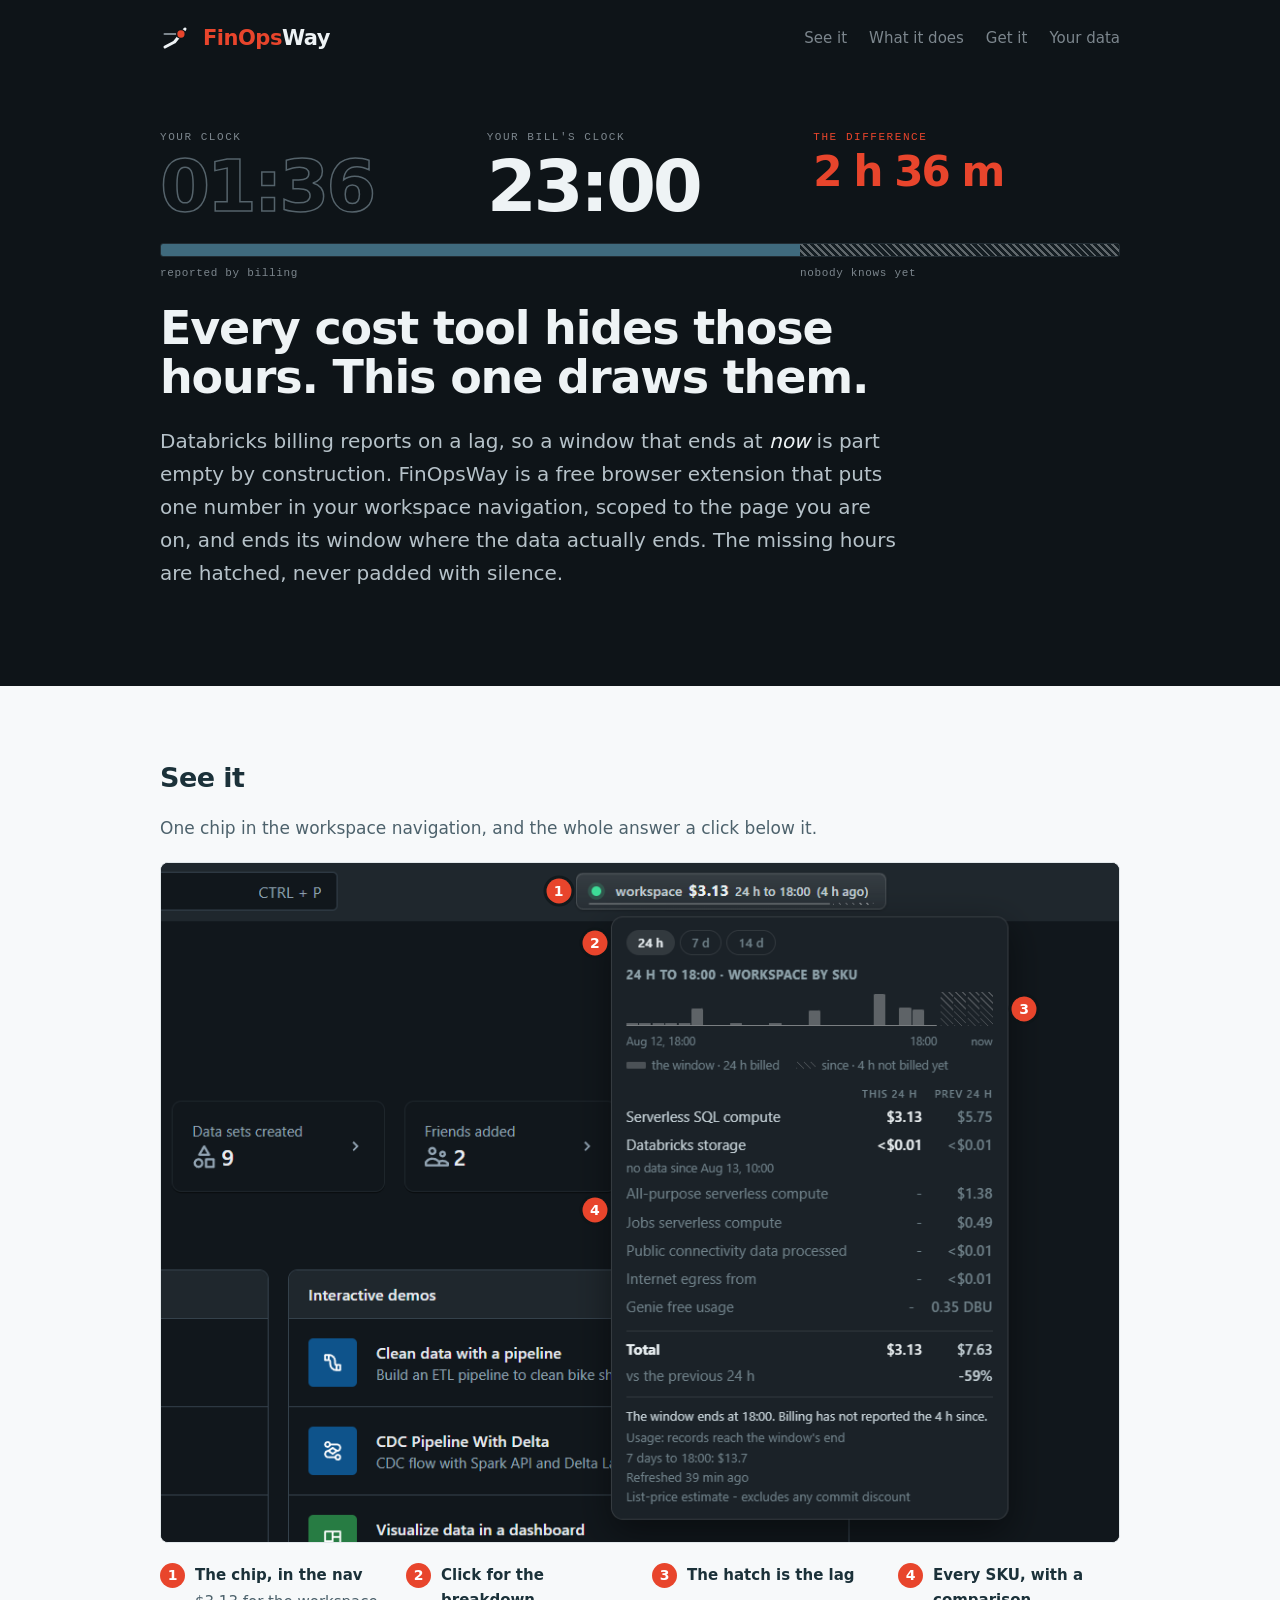
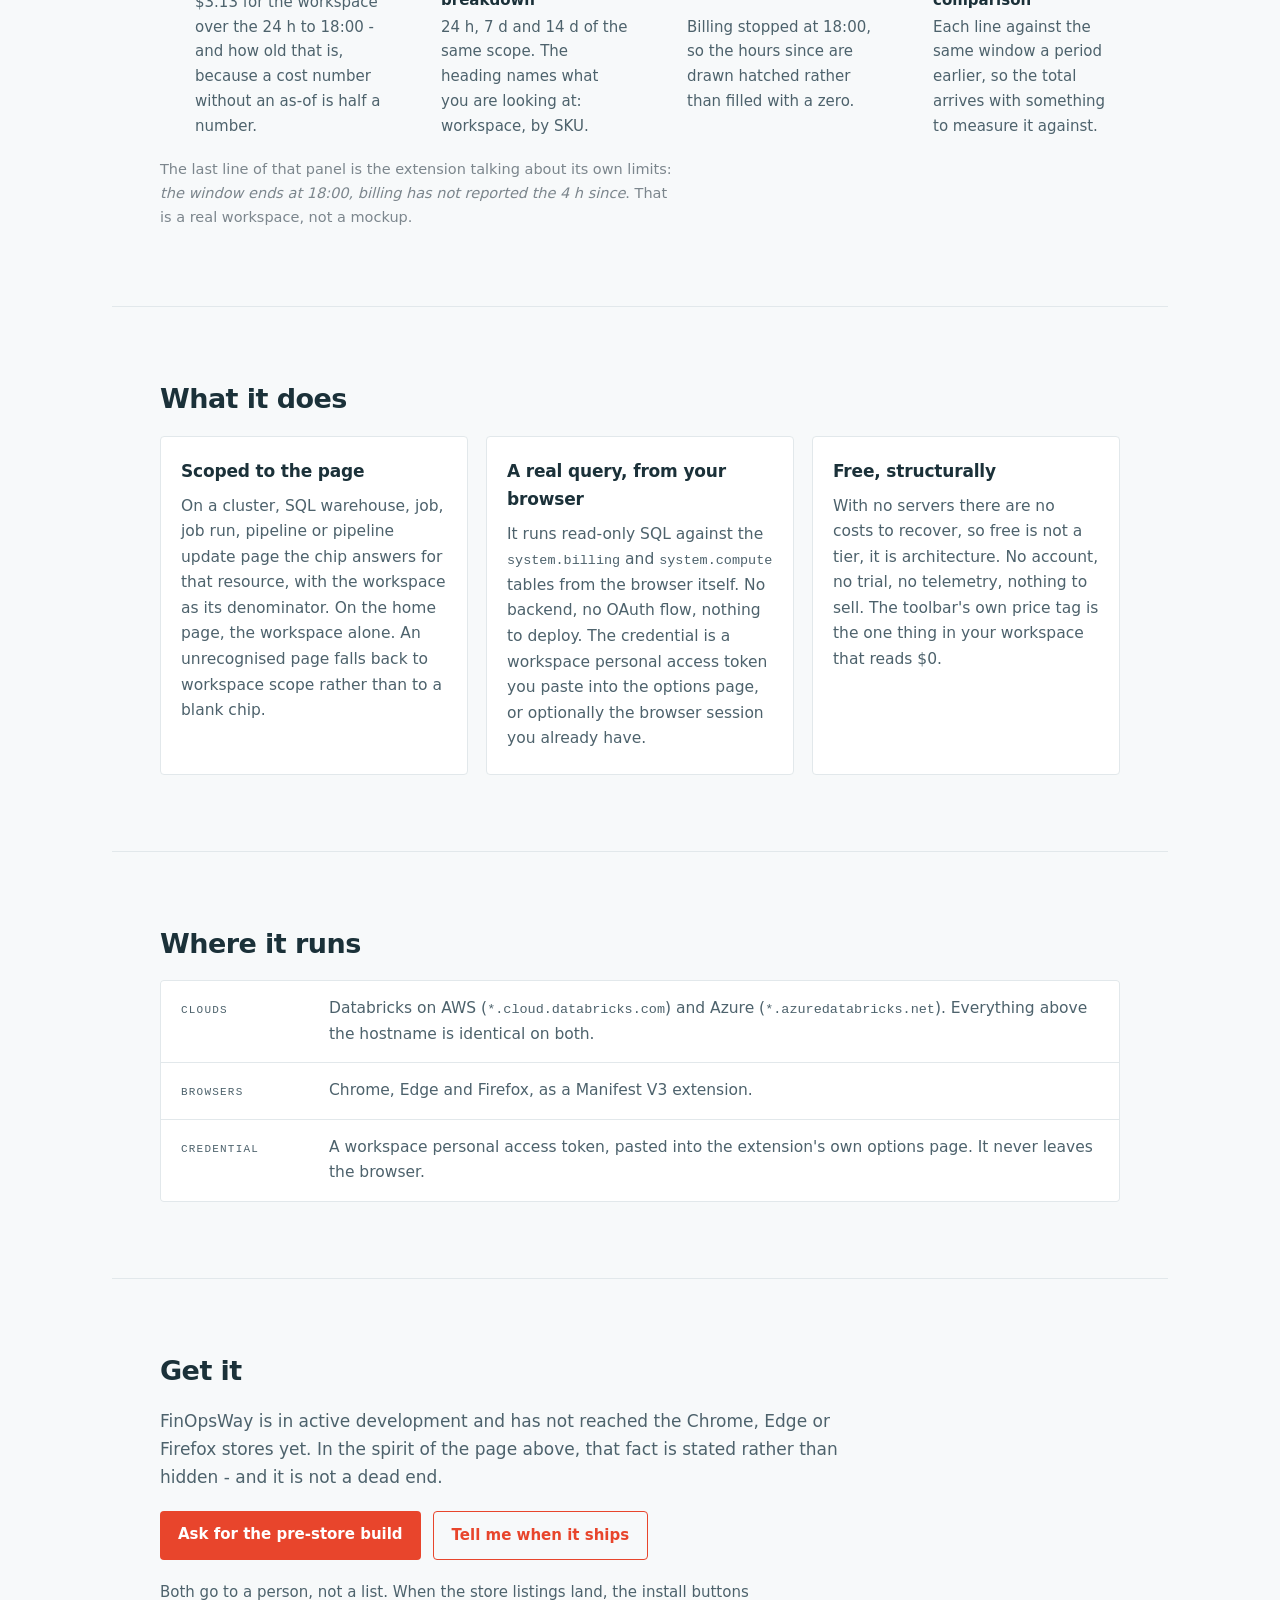
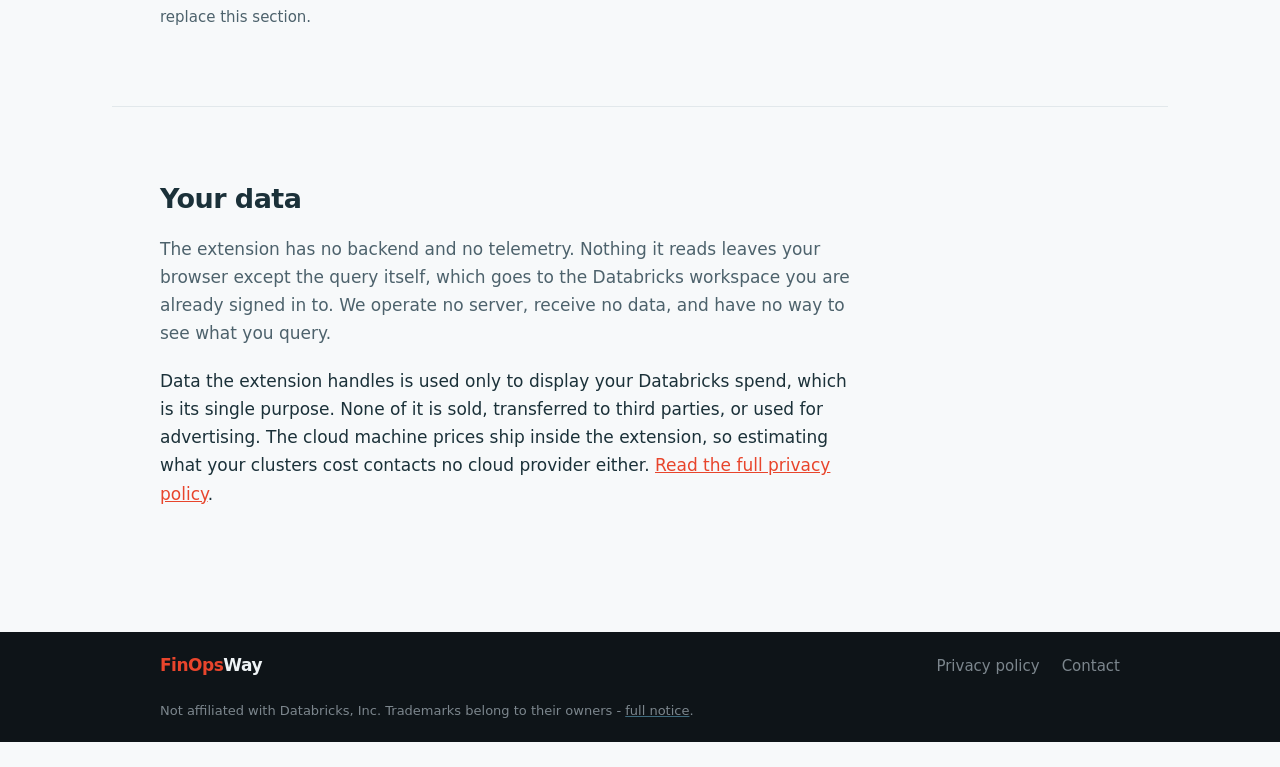
<file: public/index.html>
<!DOCTYPE html>
<html lang="en">

<head>
  <meta charset="utf-8" />
  <meta name="viewport" content="width=device-width, initial-scale=1" />
  <title>FinOpsWay - Databricks cost, with the lag drawn in</title>
  <meta name="description"
    content="A free browser extension that puts Databricks cost in the workspace top navigation, scoped to the page you are on. Billing reports on a lag; FinOpsWay ends its window where the data actually ends and draws the missing hours as missing." />
  <!-- Relative, not root-absolute: this is a project page served from
         /finopsway/, so a leading slash would 404. -->
  <link rel="icon" href="./favicon.svg" type="image/svg+xml" />
  <link rel="stylesheet" href="./styles.css" />
</head>

<body>
  <a class="skip" href="#main">Skip to content</a>

  <header class="masthead">
    <div class="bar">
      <a class="lockup" href="./" aria-label="FinOpsWay home">
        <!-- The Threshold mark, same geometry as the extension's icon
               (src/mark.js in the extension repo), scaled from its 128 grid to
               32. The ring knocks its gap out in var(--ink), which only
               disappears because the masthead behind it is one flat colour. -->
        <svg class="glyph" viewBox="0 0 32 32" aria-hidden="true">
          <path d="M4.5 12H20.96" stroke="#7c868d" stroke-width="2" stroke-linecap="round" fill="none" />
          <path d="M5 25L14.5 20L25 7" stroke="#eef3f5" stroke-width="3" stroke-linecap="round" stroke-linejoin="round"
            fill="none" />
          <circle cx="20.96" cy="12" r="5" fill="var(--ink)" />
          <circle cx="20.96" cy="12" r="3.63" fill="#e8452c" />
        </svg>
        <span class="wordmark"><span class="wm-red">FinOps</span><span class="wm-pale">Way</span></span>
      </a>
      <nav class="nav">
        <a href="#see">See it</a>
        <a href="#what">What it does</a>
        <a href="#get">Get it</a>
        <a href="#privacy">Your data</a>
      </nav>
    </div>

    <div class="hero">
      <!-- The clocks come before the headline on purpose: the gap is the
             argument, and the visitor should meet it before any product claim.
             The static times below are a fallback; script replaces them with
             the visitor's real clock and an illustrative two-hour lag. -->
      <div class="clocks">
        <div class="clk clk-now">
          <span class="clk-label">Your clock</span>
          <span class="clk-time" id="clk-now">13:42</span>
        </div>
        <div class="clk clk-known">
          <span class="clk-label">Your bill's clock</span>
          <span class="clk-time" id="clk-known">11:00</span>
        </div>
        <div class="clk clk-gap">
          <span class="clk-label">The difference</span>
          <span class="clk-time" id="clk-gap">2 h 42 m</span>
        </div>
      </div>

      <div class="timeline" role="img"
        aria-label="A timeline of the last day: most of it reported by billing, the last couple of hours hatched because nobody has data for them yet">
        <div class="timebar">
          <span class="timebar-known"></span>
          <span class="timebar-gap"></span>
        </div>
        <div class="timelabels">
          <span class="timelabels-known">reported by billing</span>
          <span class="timelabels-gap">nobody knows yet</span>
        </div>
      </div>

      <h1>Every cost tool hides those hours. This one draws them.</h1>
      <p class="standfirst">
        Databricks billing reports on a lag, so a window that ends at
        <em>now</em> is part empty by construction. FinOpsWay is a free
        browser extension that puts one number in your workspace navigation,
        scoped to the page you are on, and ends its window where the data
        actually ends. The missing hours are hatched, never padded with
        silence.
      </p>

    </div>
  </header>

  <main id="main">
    <!-- The product itself, before any claim about it. The shot is a crop of a
         real workspace (assets/screenshot.20260813.1.png in the extension repo),
         never a mockup: everything the callouts point at is the extension's own
         rendering, including the sentence about its own staleness. -->
    <section class="section" id="see">
      <h2>See it</h2>
      <p class="lead">
        One chip in the workspace navigation, and the whole answer a click
        below it.
      </p>

      <figure class="shot">
        <picture>
          <!-- A phone shows the chip and the popover alone. The wide crop's
               popover text would land near 5px at 430 CSS px, which is a
               screenshot of nothing. -->
          <source media="(max-width: 720px)" srcset="./shots/chip-popover-narrow.png" width="454" height="688" />
          <img src="./shots/workspace-popover.png" width="988" height="700" loading="lazy"
            alt="A Databricks workspace home page. In the top navigation, a chip reads: workspace $3.13, 24 h to 18:00, 4 h ago. Open below it, a panel with 24 h, 7 d and 14 d tabs, a bar chart whose last hours are hatched, a table of cost per SKU against the previous 24 hours, and a note that the window ends at 18:00 because billing has not reported the four hours since." />
        </picture>
        <!-- Percentage pins keyed to THIS crop (988x700). They are hidden below
             720px, where the narrow crop replaces the image they point at. -->
        <b class="pin" style="left: 41.5%; top: 4.1%" aria-hidden="true">1</b>
        <b class="pin" style="left: 45.3%; top: 11.7%" aria-hidden="true">2</b>
        <b class="pin" style="left: 90.1%; top: 21.4%" aria-hidden="true">3</b>
        <b class="pin" style="left: 45.3%; top: 51%" aria-hidden="true">4</b>
      </figure>

      <ol class="callouts">
        <li>
          <b>The chip, in the nav</b>
          $3.13 for the workspace over the 24 h to 18:00 - and how old that is,
          because a cost number without an as-of is half a number.
        </li>
        <li>
          <b>Click for the breakdown</b>
          24 h, 7 d and 14 d of the same scope. The heading names what you are
          looking at: workspace, by SKU.
        </li>
        <li>
          <b>The hatch is the lag</b>
          Billing stopped at 18:00, so the hours since are drawn hatched rather
          than filled with a zero.
        </li>
        <li>
          <b>Every SKU, with a comparison</b>
          Each line against the same window a period earlier, so the total
          arrives with something to measure it against.
        </li>
      </ol>

      <!-- A <p>, not a <figcaption>: it comments on the callouts as much as on
           the image, and a figcaption has to live inside the figure. -->
      <p class="caption">
        The last line of that panel is the extension talking about its own
        limits: <em>the window ends at 18:00, billing has not reported the 4 h
          since</em>. That is a real workspace, not a mockup.
      </p>
    </section>

    <section class="section" id="what">
      <h2>What it does</h2>
      <div class="cards">
        <article class="card">
          <h3>Scoped to the page</h3>
          <p>
            On a cluster, SQL warehouse, job, job run, pipeline or pipeline
            update page the chip answers for that resource, with the
            workspace as its denominator. On the home page, the workspace
            alone. An unrecognised page falls back to workspace scope rather
            than to a blank chip.
          </p>
        </article>
        <article class="card">
          <h3>A real query, from your browser</h3>
          <p>
            It runs read-only SQL against the <code>system.billing</code> and
            <code>system.compute</code> tables from the browser itself. No
            backend, no OAuth flow, nothing to deploy. The credential is a
            workspace personal access token you paste into the options page,
            or optionally the browser session you already have.
          </p>
        </article>
        <article class="card">
          <h3>Free, structurally</h3>
          <p>
            With no servers there are no costs to recover, so free is not a
            tier, it is architecture. No account, no trial, no telemetry,
            nothing to sell. The toolbar's own price tag is the one thing in
            your workspace that reads $0.
          </p>
        </article>
      </div>
    </section>

    <section class="section" id="where">
      <h2>Where it runs</h2>
      <dl class="facts">
        <div class="fact">
          <dt>Clouds</dt>
          <dd>
            Databricks on AWS (<code>*.cloud.databricks.com</code>) and Azure
            (<code>*.azuredatabricks.net</code>). Everything above the hostname
            is identical on both.
          </dd>
        </div>
        <div class="fact">
          <dt>Browsers</dt>
          <dd>Chrome, Edge and Firefox, as a Manifest V3 extension.</dd>
        </div>
        <div class="fact">
          <dt>Credential</dt>
          <dd>
            A workspace personal access token, pasted into the extension's own
            options page. It never leaves the browser.
          </dd>
        </div>
      </dl>
    </section>

    <section class="section" id="get">
      <h2>Get it</h2>
      <p class="lead">
        FinOpsWay is in active development and has not reached the Chrome,
        Edge or Firefox stores yet. In the spirit of the page above, that
        fact is stated rather than hidden - and it is not a dead end.
      </p>
      <div class="getrow">
        <a class="cta" href="mailto:mail@finopsway.com?subject=FinOpsWay%20pre-store%20build">Ask for the pre-store
          build</a>
        <a class="cta ghost" href="mailto:mail@finopsway.com?subject=Tell%20me%20when%20FinOpsWay%20ships">Tell me when
          it ships</a>
      </div>
      <p class="note">
        Both go to a person, not a list. When the store listings land, the
        install buttons replace this section.
      </p>
    </section>

    <section class="section" id="privacy">
      <h2>Your data</h2>
      <p class="lead">
        The extension has no backend and no telemetry. Nothing it reads leaves
        your browser except the query itself, which goes to the Databricks
        workspace you are already signed in to. We operate no server, receive
        no data, and have no way to see what you query.
      </p>
      <p>
        Data the extension handles is used only to display your Databricks
        spend, which is its single purpose. None of it is sold, transferred to
        third parties, or used for advertising. The cloud machine prices ship
        inside the extension, so estimating what your clusters cost contacts no
        cloud provider either.
        <a href="./privacy/">Read the full privacy policy</a>.
      </p>
    </section>
  </main>

  <footer class="footer">
    <div class="bar">
      <div class="footer-id">
        <span class="wordmark small"><span class="wm-red">FinOps</span><span class="wm-pale">Way</span></span>
      </div>
      <nav class="nav">
        <a href="./privacy/">Privacy policy</a>
        <a href="mailto:mail@finopsway.com">Contact</a>
      </nav>
    </div>
    <!-- One line, because the full notice is one click away. -->
    <p class="legal">
      Not affiliated with Databricks, Inc. Trademarks belong to their owners -
      <a href="./privacy/#trademarks">full notice</a>.
    </p>
  </footer>

  <script>
    // The two clocks. "Your clock" is the visitor's real time; "your bill's
    // clock" trails it by an illustrative two hours, floored to the hour the
    // way an ingestion horizon lands on hour boundaries. The static HTML times
    // are the no-JS fallback.
    (function () {
      var nowEl = document.getElementById("clk-now");
      var knownEl = document.getElementById("clk-known");
      var gapEl = document.getElementById("clk-gap");
      if (!nowEl || !knownEl || !gapEl) return;

      // 24-hour, zero-padded: the format the chip itself prints ("-> 11:00"),
      // so the site's clocks and the product's horizon read as one voice.
      function fmt(d) {
        var pad = function (n) {
          return ("0" + n).slice(-2);
        };
        return pad(d.getHours()) + ":" + pad(d.getMinutes());
      }

      function tick() {
        var now = new Date();
        var known = new Date(now.getTime());
        known.setMinutes(0, 0, 0);
        known.setHours(known.getHours() - 2);

        var mins = Math.round((now.getTime() - known.getTime()) / 60000);
        var text = Math.floor(mins / 60) + " h " + ("0" + (mins % 60)).slice(-2) + " m";

        nowEl.textContent = fmt(now);
        knownEl.textContent = fmt(known);
        gapEl.textContent = text;
      }

      tick();
      setInterval(tick, 30000);
    })();
  </script>
</body>

</html>
</file>
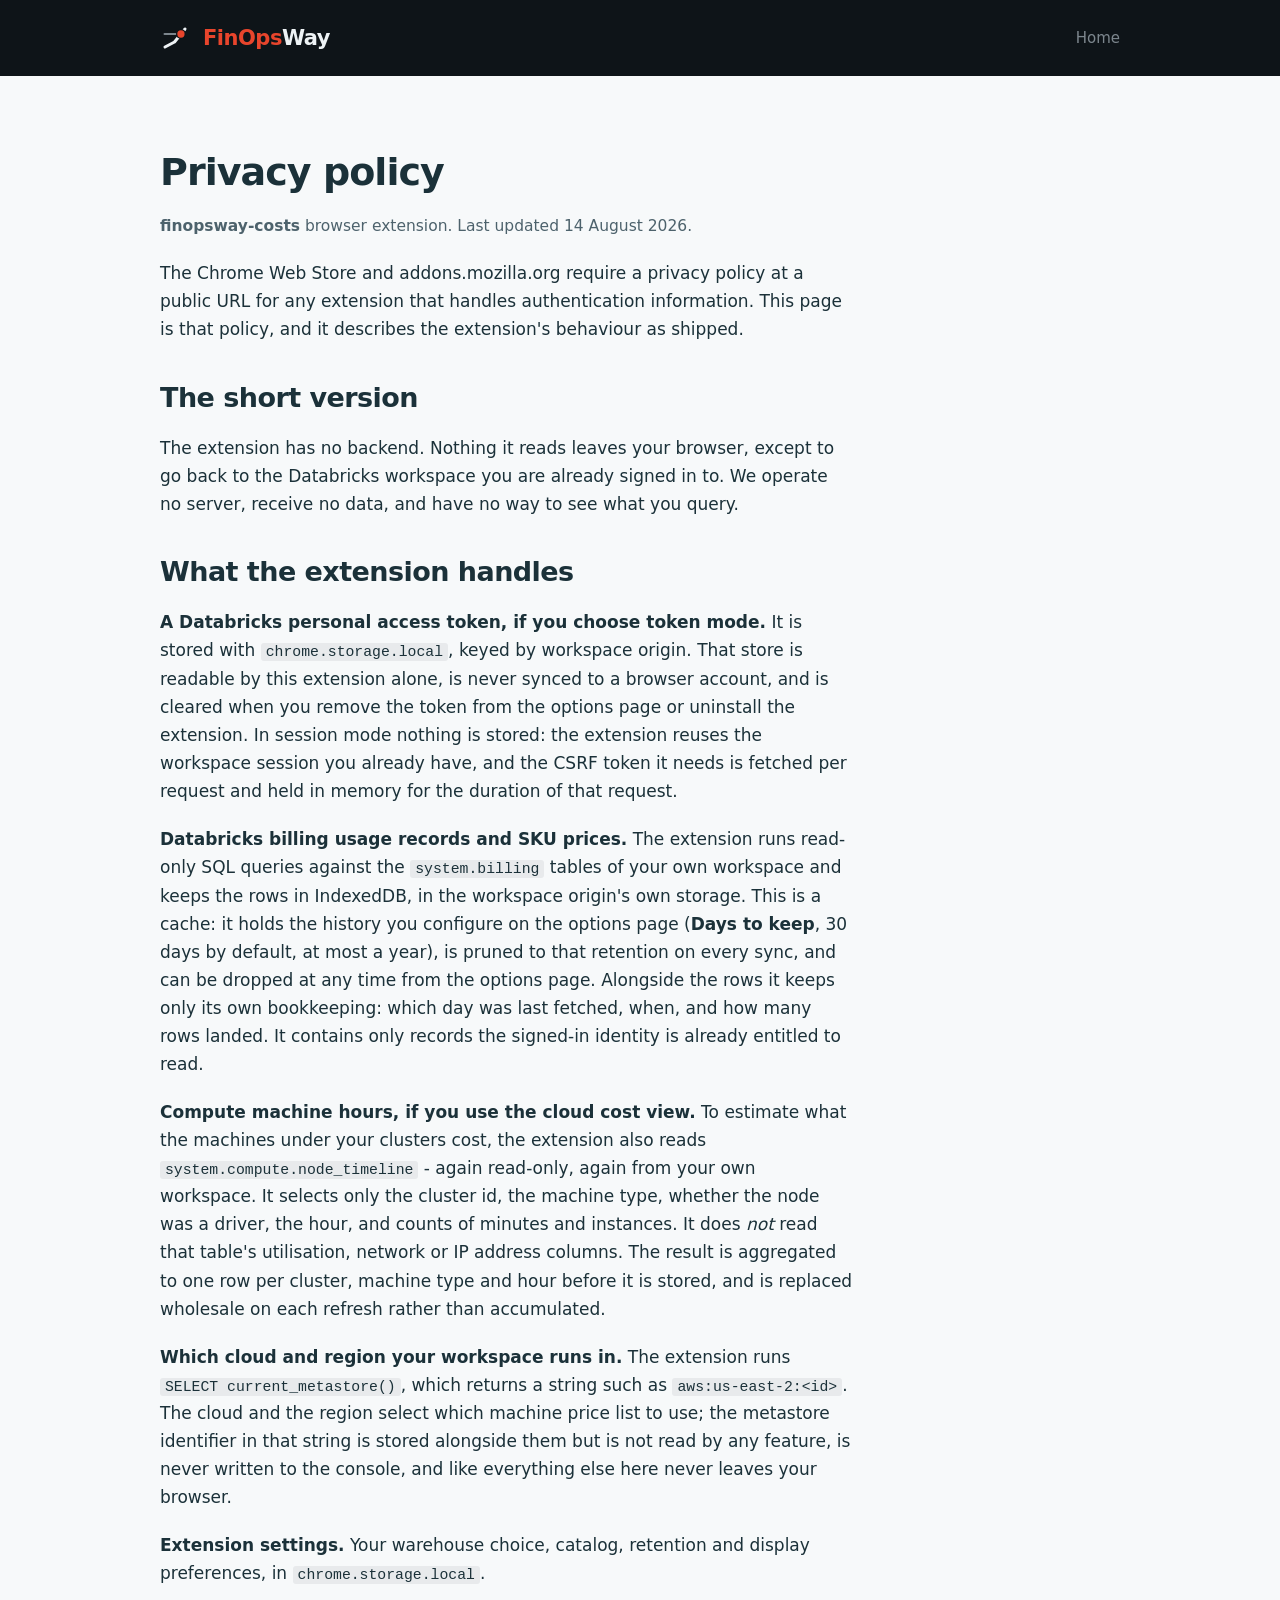
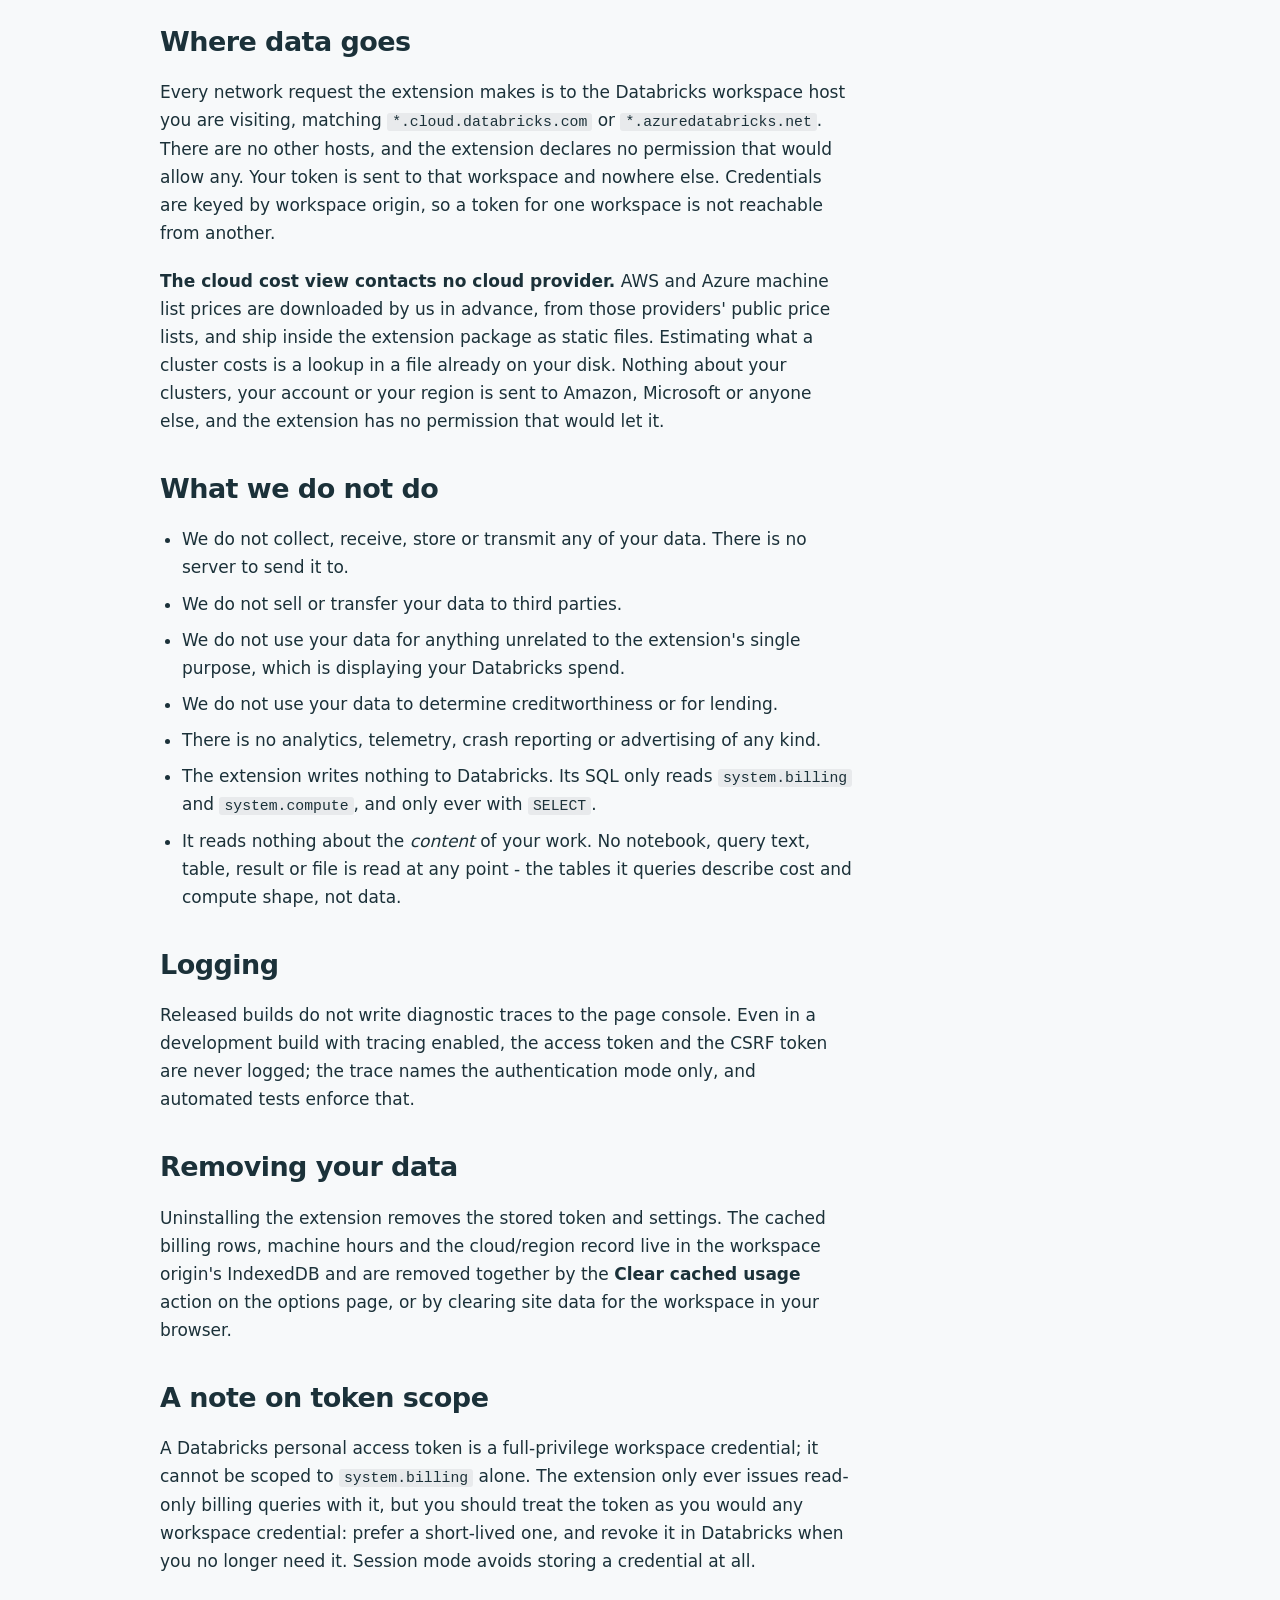
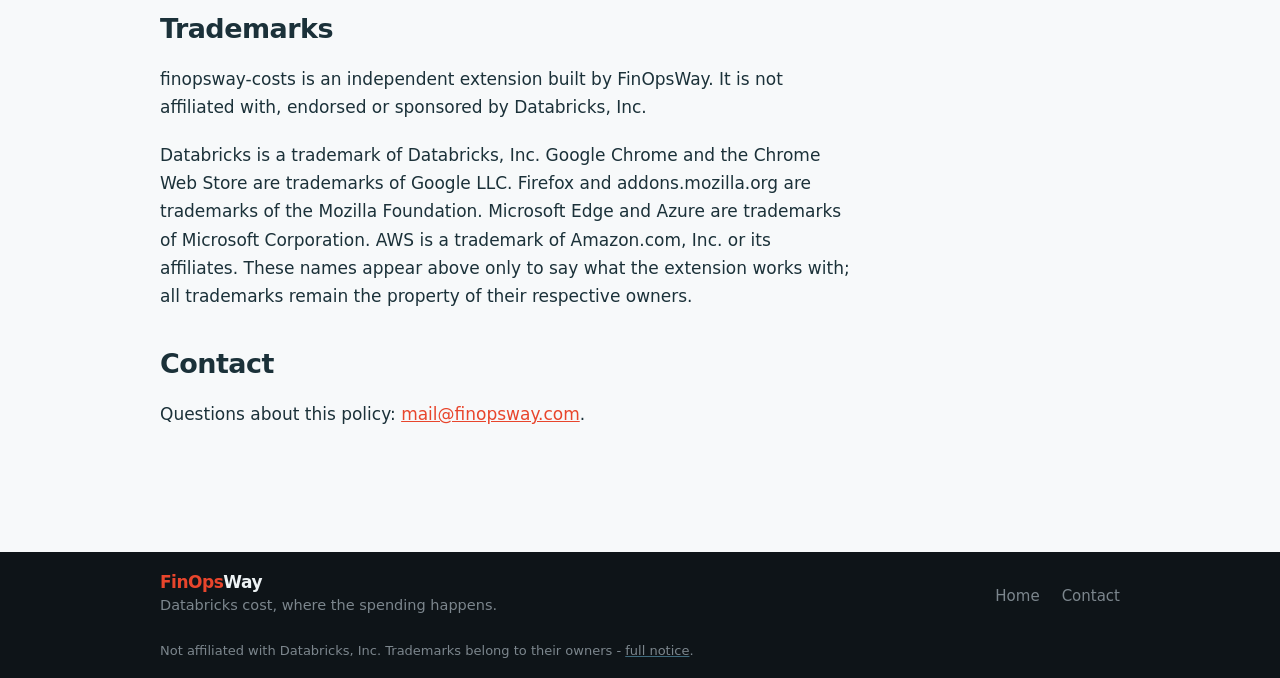
<file: public/privacy/index.html>
<!DOCTYPE html>
<html lang="en">
  <head>
    <meta charset="utf-8" />
    <meta name="viewport" content="width=device-width, initial-scale=1" />
    <title>Privacy policy - FinOpsWay</title>
    <meta
      name="description"
      content="Privacy policy for the finopsway-costs browser extension. No backend, no telemetry: nothing leaves your browser except the query, which goes to the Databricks workspace you are already signed in to."
    />
    <!-- The store listings link here, so the URL has to stay put. A policy URL
         that starts 404ing is grounds for a listing to be pulled. -->
    <link rel="canonical" href="https://finopsway.com/privacy/" />
    <!-- One directory down, so assets are ../ - this page is served at
         /privacy/ by the directory index, which needs no server rewrite. -->
    <link rel="icon" href="../favicon.svg" type="image/svg+xml" />
    <link rel="stylesheet" href="../styles.css" />
  </head>
  <body>
    <a class="skip" href="#main">Skip to content</a>

    <header class="masthead is-compact">
      <div class="bar">
        <a class="lockup" href="../" aria-label="FinOpsWay home">
          <!-- The Threshold mark, same geometry as the extension's icon
               (src/mark.js in the extension repo), scaled from its 128 grid to
               32. The ring knocks its gap out in var(--ink), which only
               disappears because the masthead behind it is one flat colour. -->
          <svg class="glyph" viewBox="0 0 32 32" aria-hidden="true">
            <path d="M4.5 12H20.96" stroke="#7c868d" stroke-width="2" stroke-linecap="round" fill="none" />
            <path
              d="M5 25L14.5 20L25 7"
              stroke="#eef3f5"
              stroke-width="3"
              stroke-linecap="round"
              stroke-linejoin="round"
              fill="none"
            />
            <circle cx="20.96" cy="12" r="5" fill="var(--ink)" />
            <circle cx="20.96" cy="12" r="3.63" fill="#e8452c" />
          </svg>
          <span class="wordmark"><span class="wm-red">FinOps</span><span class="wm-pale">Way</span></span>
        </a>
        <nav class="nav">
          <a href="../">Home</a>
        </nav>
      </div>
    </header>

    <main id="main" class="section prose">
      <h1 class="prose-title">Privacy policy</h1>
      <p class="prose-meta">
        <strong>finopsway-costs</strong> browser extension. Last updated 14 August 2026.
      </p>
      <p>
        The Chrome Web Store and addons.mozilla.org require a privacy policy at a
        public URL for any extension that handles authentication information.
        This page is that policy, and it describes the extension's behaviour as
        shipped.
      </p>

      <h2>The short version</h2>
      <p>
        The extension has no backend. Nothing it reads leaves your browser, except
        to go back to the Databricks workspace you are already signed in to. We
        operate no server, receive no data, and have no way to see what you query.
      </p>

      <h2>What the extension handles</h2>
      <p>
        <strong>A Databricks personal access token, if you choose token mode.</strong>
        It is stored with <code>chrome.storage.local</code>, keyed by workspace
        origin. That store is readable by this extension alone, is never synced to
        a browser account, and is cleared when you remove the token from the
        options page or uninstall the extension. In session mode nothing is
        stored: the extension reuses the workspace session you already have, and
        the CSRF token it needs is fetched per request and held in memory for the
        duration of that request.
      </p>
      <p>
        <strong>Databricks billing usage records and SKU prices.</strong> The
        extension runs read-only SQL queries against the
        <code>system.billing</code> tables of your own workspace and keeps the
        rows in IndexedDB, in the workspace origin's own storage. This is a cache:
        it holds the history you configure on the options page
        (<strong>Days to keep</strong>, 30 days by default, at most a year), is
        pruned to that retention on every sync, and can be dropped at any time
        from the options page. Alongside the rows it keeps only its own
        bookkeeping: which day was last fetched, when, and how many rows landed.
        It contains only records the signed-in identity is already entitled to
        read.
      </p>
      <p>
        <strong>Compute machine hours, if you use the cloud cost view.</strong>
        To estimate what the machines under your clusters cost, the extension
        also reads <code>system.compute.node_timeline</code> - again read-only,
        again from your own workspace. It selects only the cluster id, the
        machine type, whether the node was a driver, the hour, and counts of
        minutes and instances. It does <em>not</em> read that table's
        utilisation, network or IP address columns. The result is aggregated to
        one row per cluster, machine type and hour before it is stored, and is
        replaced wholesale on each refresh rather than accumulated.
      </p>
      <p>
        <strong>Which cloud and region your workspace runs in.</strong> The
        extension runs <code>SELECT current_metastore()</code>, which returns a
        string such as <code>aws:us-east-2:&lt;id&gt;</code>. The cloud and the
        region select which machine price list to use; the metastore identifier
        in that string is stored alongside them but is not read by any feature,
        is never written to the console, and like everything else here never
        leaves your browser.
      </p>
      <p>
        <strong>Extension settings.</strong> Your warehouse choice, catalog,
        retention and display preferences, in <code>chrome.storage.local</code>.
      </p>

      <h2>Where data goes</h2>
      <p>
        Every network request the extension makes is to the Databricks workspace
        host you are visiting, matching <code>*.cloud.databricks.com</code> or
        <code>*.azuredatabricks.net</code>. There are no other hosts, and the
        extension declares no permission that would allow any. Your token is sent
        to that workspace and nowhere else. Credentials are keyed by workspace
        origin, so a token for one workspace is not reachable from another.
      </p>
      <p>
        <strong>The cloud cost view contacts no cloud provider.</strong> AWS and
        Azure machine list prices are downloaded by us in advance, from those
        providers' public price lists, and ship inside the extension package as
        static files. Estimating what a cluster costs is a lookup in a file
        already on your disk. Nothing about your clusters, your account or your
        region is sent to Amazon, Microsoft or anyone else, and the extension has
        no permission that would let it.
      </p>

      <h2>What we do not do</h2>
      <ul>
        <li>
          We do not collect, receive, store or transmit any of your data. There is
          no server to send it to.
        </li>
        <li>We do not sell or transfer your data to third parties.</li>
        <li>
          We do not use your data for anything unrelated to the extension's single
          purpose, which is displaying your Databricks spend.
        </li>
        <li>We do not use your data to determine creditworthiness or for lending.</li>
        <li>
          There is no analytics, telemetry, crash reporting or advertising of any
          kind.
        </li>
        <li>
          The extension writes nothing to Databricks. Its SQL only reads
          <code>system.billing</code> and <code>system.compute</code>, and only
          ever with <code>SELECT</code>.
        </li>
        <li>
          It reads nothing about the <em>content</em> of your work. No notebook,
          query text, table, result or file is read at any point - the tables it
          queries describe cost and compute shape, not data.
        </li>
      </ul>

      <h2>Logging</h2>
      <p>
        Released builds do not write diagnostic traces to the page console. Even in
        a development build with tracing enabled, the access token and the CSRF
        token are never logged; the trace names the authentication mode only, and
        automated tests enforce that.
      </p>

      <h2>Removing your data</h2>
      <p>
        Uninstalling the extension removes the stored token and settings. The
        cached billing rows, machine hours and the cloud/region record live in
        the workspace origin's IndexedDB and are removed together by the
        <strong>Clear cached usage</strong> action on the options page, or by
        clearing site data for the workspace in your browser.
      </p>

      <h2>A note on token scope</h2>
      <p>
        A Databricks personal access token is a full-privilege workspace
        credential; it cannot be scoped to <code>system.billing</code> alone. The
        extension only ever issues read-only billing queries with it, but you
        should treat the token as you would any workspace credential: prefer a
        short-lived one, and revoke it in Databricks when you no longer need it.
        Session mode avoids storing a credential at all.
      </p>

      <!-- The site footer's trademark line links here, so this id has to stay. -->
      <h2 id="trademarks">Trademarks</h2>
      <p>
        finopsway-costs is an independent extension built by FinOpsWay. It is not
        affiliated with, endorsed or sponsored by Databricks, Inc.
      </p>
      <p>
        Databricks is a trademark of Databricks, Inc. Google Chrome and the
        Chrome Web Store are trademarks of Google LLC. Firefox and
        addons.mozilla.org are trademarks of the Mozilla Foundation. Microsoft
        Edge and Azure are trademarks of Microsoft Corporation. AWS is a
        trademark of Amazon.com, Inc. or its affiliates. These names appear above
        only to say what the extension works with; all trademarks remain the
        property of their respective owners.
      </p>

      <h2>Contact</h2>
      <p>
        Questions about this policy:
        <a href="mailto:mail@finopsway.com">mail@finopsway.com</a>.
      </p>
    </main>

    <footer class="footer">
      <div class="bar">
        <div class="footer-id">
          <span class="wordmark small"><span class="wm-red">FinOps</span><span class="wm-pale">Way</span></span>
          <p class="colophon">Databricks cost, where the spending happens.</p>
        </div>
        <nav class="nav">
          <a href="../">Home</a>
          <a href="mailto:mail@finopsway.com">Contact</a>
        </nav>
      </div>
      <!-- Same line as the home page; here it links up the page, not across. -->
      <p class="legal">
        Not affiliated with Databricks, Inc. Trademarks belong to their owners -
        <a href="#trademarks">full notice</a>.
      </p>
    </footer>
  </body>
</html>
</file>
<file: public/styles.css>
/* FinOpsWay site styles.
 *
 * Every colour here is one the extension already uses, so the site and the
 * product cannot drift: #0e1418 is the dark Databricks nav the chip sits in,
 * #eef3f5 the amount, #7c868d the muted ink, #3ddc97 the healthy lamp, and
 * #e8452c the brand red. The one addition is #3f6a7d for the timeline's
 * reported span - deliberately not a lamp colour, because the lamp colours are
 * status and the timeline is not reporting a status. */

:root {
  --ink: #0e1418;
  --ink-lift: #1d252b;
  --pale: #eef3f5;
  --muted: #7c868d;
  --red: #e8452c;
  --mint: #3ddc97;
  --span: #3f6a7d;

  --paper: #f7f9fa;
  --surface: #ffffff;
  --fg: #1b3139;
  --fg-soft: #4d626c;
  --border: #e2e8eb;

  --measure: 64ch;
  --pad: clamp(20px, 5vw, 48px);

  --sans: system-ui, -apple-system, "Segoe UI", Roboto, sans-serif;
  --mono: Consolas, "SF Mono", ui-monospace, "Cascadia Mono", monospace;
}

@media (prefers-color-scheme: dark) {
  :root {
    --paper: #12191d;
    --surface: #182227;
    --fg: #eef3f5;
    --fg-soft: #a8b8c0;
    --border: #26333a;
  }
}

* {
  box-sizing: border-box;
}

body {
  margin: 0;
  background: var(--paper);
  color: var(--fg);
  font-family: var(--sans);
  font-size: 17px;
  line-height: 1.65;
  -webkit-font-smoothing: antialiased;
}

p {
  margin: 0;
  max-width: var(--measure);
}

code {
  font-family: var(--mono);
  font-size: 0.87em;
}

a {
  color: var(--red);
}

a:focus-visible,
.skip:focus-visible {
  outline: 2px solid var(--red);
  outline-offset: 3px;
  border-radius: 2px;
}

/* Keyboard users get to the content without walking the nav. */
.skip {
  position: absolute;
  left: -9999px;
}
.skip:focus {
  left: 12px;
  top: 12px;
  z-index: 2;
  background: var(--pale);
  color: var(--ink);
  padding: 8px 14px;
  border-radius: 3px;
}

/* ---------- masthead ------------------------------------------------------ */
/* Flat, not a gradient: the header glyph knocks its ring out in var(--ink),
 * which only disappears if the background behind it is one colour. */
.masthead {
  background: var(--ink);
  color: var(--pale);
  padding: 0 var(--pad) clamp(56px, 9vw, 96px);
}

.bar {
  max-width: 960px;
  margin: 0 auto;
  display: flex;
  align-items: center;
  gap: 20px;
  flex-wrap: wrap;
  padding: 22px 0;
}

.lockup {
  display: flex;
  align-items: center;
  gap: 11px;
  text-decoration: none;
}

.glyph {
  width: 32px;
  height: 32px;
  flex: 0 0 auto;
}

.wordmark {
  font-size: 21px;
  font-weight: 800;
  letter-spacing: -0.5px;
  line-height: 1;
}
.wordmark.small {
  font-size: 17px;
}
.wm-red {
  color: var(--red);
}
.wm-pale {
  color: var(--pale);
}

.nav {
  margin-left: auto;
  display: flex;
  flex-wrap: wrap;
  gap: 8px 22px;
  font-size: 15px;
}
.nav a {
  color: var(--muted);
  text-decoration: none;
}
.nav a:hover {
  color: var(--pale);
}

.hero {
  max-width: 960px;
  margin: 0 auto;
  display: flex;
  flex-direction: column;
  gap: 22px;
  padding-top: clamp(28px, 5vw, 52px);
}

h1 {
  font-size: clamp(30px, 5.4vw, 46px);
  line-height: 1.08;
  letter-spacing: -0.025em;
  font-weight: 800;
  text-wrap: balance;
  margin: 0;
  max-width: 24ch;
}

.standfirst {
  font-size: clamp(17px, 2.2vw, 20px);
  color: #b6c2c9;
  max-width: 58ch;
}
.standfirst em {
  color: var(--pale);
  font-style: italic;
}

/* ---------- the two clocks ------------------------------------------------ */
/* The gap is the argument, so the clocks render before the headline. "Your
 * clock" is deliberately hollow - the present is the part with no data in it
 * yet - and the stroke fallback keeps it legible where text-stroke is not
 * supported.
 *
 * The composition is the store promo tile's: three equal columns over one
 * bar, with the hatch starting at the third column (see .timebar-known and
 * .timelabels-known - the fractions must agree), so the difference clock
 * sits exactly over the hours nobody has data for. */
.clocks {
  display: grid;
  grid-template-columns: repeat(3, 1fr);
  align-items: start;
  gap: 20px;
}

.clk {
  display: flex;
  flex-direction: column;
  gap: 6px;
}

.clk-label {
  font-family: var(--mono);
  font-size: 11px;
  letter-spacing: 0.14em;
  text-transform: uppercase;
  color: var(--muted);
}

.clk-time {
  font-size: clamp(40px, 8vw, 72px);
  font-weight: 800;
  letter-spacing: -0.045em;
  line-height: 0.95;
  font-variant-numeric: tabular-nums;
  white-space: nowrap;
}

.clk-now .clk-time {
  color: #55636b;
}
@supports (-webkit-text-stroke: 1px black) {
  .clk-now .clk-time {
    color: transparent;
    -webkit-text-stroke: 1.5px #55636b;
  }
}

.clk-known .clk-time {
  color: var(--pale);
}

.clk-gap .clk-label {
  color: var(--red);
}
.clk-gap .clk-time {
  color: var(--red);
  font-size: clamp(26px, 4.6vw, 42px);
}

/* ---------- the timeline -------------------------------------------------- */
/* One bar, two textures: solid for the hours billing has reported, hatched
 * for the hours since. The hatch is the extension's own overhang idiom. */
/* Full hero width, not a capped one: the clocks grid above shares the 78%
 * split, and the two only line up if they are the same width. */
.timeline {
  display: flex;
  flex-direction: column;
  gap: 7px;
}

.timebar {
  display: flex;
  height: 14px;
  border-radius: 3px;
  overflow: hidden;
  border: 1px solid #212c33;
}

.timebar-known {
  /* Two clock columns of the three above, so the hatch starts under the
   * difference clock. The gap between columns keeps this exact enough. */
  flex: 0 0 66.666%;
  background: var(--span);
}

.timebar-gap {
  flex: 1;
  background-color: #141d22;
  background-image: repeating-linear-gradient(
    45deg,
    transparent 0 3px,
    rgba(238, 243, 245, 0.35) 3px 5px
  );
}

.timelabels {
  display: flex;
  font-family: var(--mono);
  font-size: 11px;
  letter-spacing: 0.06em;
  color: var(--muted);
}
.timelabels-known {
  flex: 0 0 66.666%;
}
.timelabels-gap {
  white-space: nowrap;
}

.caption {
  font-size: 14.5px;
  color: var(--muted);
  max-width: 56ch;
}

/* ---------- sections ----------------------------------------------------- */
/* The +2*--pad keeps the CONTENT box at 960px, so section text lines up with
 * the masthead's .bar and .hero, which are 960px inside the masthead's own
 * horizontal padding. A flat max-width:960px here would inset them by --pad
 * relative to the header and read as a wobble down the left edge. */
.section {
  max-width: calc(960px + var(--pad) * 2);
  margin: 0 auto;
  padding: clamp(44px, 7vw, 76px) var(--pad);
  display: flex;
  flex-direction: column;
  gap: 20px;
  border-bottom: 1px solid var(--border);
}
.section:last-child {
  border-bottom: none;
}

h2 {
  font-size: clamp(22px, 3vw, 27px);
  letter-spacing: -0.02em;
  line-height: 1.2;
  font-weight: 700;
  margin: 0;
}

h3 {
  font-size: 17px;
  letter-spacing: -0.01em;
  font-weight: 700;
  margin: 0;
}

.lead {
  color: var(--fg-soft);
}

.note {
  font-size: 15px;
  color: var(--fg-soft);
}

.cards {
  display: grid;
  grid-template-columns: repeat(auto-fit, minmax(240px, 1fr));
  gap: 18px;
}

.card {
  background: var(--surface);
  border: 1px solid var(--border);
  border-radius: 4px;
  padding: 20px 20px 22px;
  display: flex;
  flex-direction: column;
  gap: 9px;
}
.card p {
  font-size: 15.5px;
  color: var(--fg-soft);
  max-width: none;
}

/* ---------- the screenshot and its callouts ------------------------------- */
/* The shot is dark workspace UI, so on the light theme it needs a frame to read
 * as a screen rather than a hole in the page: ink ground, hairline, radius. The
 * figure is the positioning context for the pins. */
.shot {
  position: relative;
  margin: 0;
  border: 1px solid var(--border);
  border-radius: 8px;
  overflow: hidden;
  background: var(--ink);
  line-height: 0; /* kills the inline-image descender gap under the frame */
}
.shot img {
  display: block;
  width: 100%;
  height: auto;
}

/* Numbered pins, placed in percentages against the crop they were measured on
 * (988x700). Replacing the image means re-measuring them - there is no way to
 * make a pin track a picture. The ring is the page ground, not a colour, so the
 * pin reads on either theme and over any part of the shot. */
.pin {
  position: absolute;
  transform: translate(-50%, -50%);
  width: 25px;
  height: 25px;
  border-radius: 50%;
  background: var(--red);
  color: #fff;
  font-size: 14px;
  font-weight: 800;
  line-height: 25px;
  text-align: center;
  box-shadow: 0 0 0 3px rgba(14, 20, 24, 0.7);
}

/* The legend under the shot, not beside it: a side column would squeeze the
 * image to about 600px, and the popover's own type would stop being readable -
 * which defeats showing a screenshot at all. */
.callouts {
  list-style: none;
  counter-reset: callout;
  margin: 0;
  padding: 0;
  display: grid;
  grid-template-columns: repeat(auto-fit, minmax(200px, 1fr));
  gap: 20px 24px;
}
/* The row gap is tiny on purpose: it separates a heading from its own sentence,
 * not one callout from the next - that is the parent grid's 20px. */
.callouts li {
  counter-increment: callout;
  display: grid;
  grid-template-columns: 25px 1fr;
  column-gap: 10px;
  row-gap: 2px;
  font-size: 15px;
  color: var(--fg-soft);
}
/* Same disc as .pin, so the eye pairs number to number without being told. */
.callouts li::before {
  content: counter(callout);
  grid-row: 1 / 3;
  width: 25px;
  height: 25px;
  border-radius: 50%;
  background: var(--red);
  color: #fff;
  font-size: 14px;
  font-weight: 800;
  line-height: 25px;
  text-align: center;
}
.callouts b {
  color: var(--fg);
  font-weight: 700;
}

/* ---------- chip anatomy -------------------------------------------------- */
/* Each term opens with the fragment of the chip it names, rendered in the
 * chip's own colours. The pills are literal product colours on both themes,
 * because they depict the product rather than the page. */
/* minmax(300px), not the cards' 240px: four parts at 240 break 3+1 inside the
 * 960px measure and orphan the horizon on its own row; 300 makes it a 2x2. */
.anatomy {
  margin: 0;
  display: grid;
  grid-template-columns: repeat(auto-fit, minmax(300px, 1fr));
  gap: 18px;
}

.part {
  background: var(--surface);
  border: 1px solid var(--border);
  border-radius: 4px;
  padding: 18px 20px 20px;
  display: flex;
  flex-direction: column;
  gap: 8px;
}

.part dt {
  display: flex;
  align-items: center;
  gap: 10px;
  font-weight: 700;
  font-size: 16px;
}

.part dd {
  margin: 0;
  font-size: 15px;
  color: var(--fg-soft);
}

.chipbit {
  display: inline-flex;
  align-items: center;
  justify-content: center;
  gap: 6px;
  background: var(--ink-lift);
  border: 1px solid #2c363d;
  border-radius: 999px;
  padding: 5px 11px;
  min-width: 34px;
  font-size: 13px;
  font-variant-numeric: tabular-nums;
  flex: 0 0 auto;
}

.bit-amount {
  color: var(--pale);
  font-weight: 700;
}
.bit-denom,
.bit-window {
  color: var(--muted);
}

/* ---------- facts ------------------------------------------------------- */
.facts {
  margin: 0;
  display: flex;
  flex-direction: column;
  gap: 1px;
  background: var(--border);
  border: 1px solid var(--border);
  border-radius: 4px;
  overflow: hidden;
}

.fact {
  background: var(--surface);
  padding: 15px 20px;
  display: grid;
  grid-template-columns: 130px 1fr;
  gap: 18px;
  align-items: baseline;
}

/* --fg-soft, not --muted: #7c868d is 4.81:1 on the dark masthead but only
 * 3.75:1 on a white card, which fails AA for 11px text. --fg-soft is 6.31:1
 * light and 7.97:1 dark. */
.fact dt {
  font-family: var(--mono);
  font-size: 11px;
  letter-spacing: 0.11em;
  text-transform: uppercase;
  color: var(--fg-soft);
}

.fact dd {
  margin: 0;
  font-size: 15.5px;
  color: var(--fg-soft);
}

/* ---------- get it -------------------------------------------------------- */
.getrow {
  display: flex;
  gap: 12px;
  flex-wrap: wrap;
}

.cta {
  display: inline-block;
  background: var(--red);
  color: #ffffff;
  text-decoration: none;
  font-weight: 600;
  font-size: 15px;
  padding: 11px 18px;
  border-radius: 4px;
}
.cta:hover {
  filter: brightness(1.08);
}

.cta.ghost {
  background: transparent;
  color: var(--red);
  border: 1px solid var(--red);
}
.cta.ghost:hover {
  filter: none;
  background: color-mix(in srgb, var(--red) 8%, transparent);
}

/* ---------- prose (the privacy policy) ---------------------------------- */
/* Used as `class="section prose"`, so it inherits the section's centred
 * measure and flex-column gap. It must undo the section's rule: .prose is
 * declared after .section at equal specificity, so it wins. */
.prose {
  border-bottom: none;
}

.prose-title {
  font-size: clamp(28px, 4.4vw, 38px);
  line-height: 1.1;
  letter-spacing: -0.025em;
  font-weight: 800;
  margin: 0;
}

.prose-meta {
  color: var(--fg-soft);
  font-size: 15.5px;
}

/* Extra air above a heading than the section's flex gap alone gives, so the
 * policy reads as sections rather than one undifferentiated column. */
.prose h2 {
  margin-top: 18px;
}

.prose ul {
  margin: 0;
  padding-left: 22px;
  max-width: var(--measure);
  display: flex;
  flex-direction: column;
  gap: 8px;
}

.prose code {
  background: color-mix(in srgb, var(--fg) 7%, transparent);
  border-radius: 3px;
  padding: 1px 5px;
}

/* No hero underneath, so the masthead does not need the hero's bottom room. */
.masthead.is-compact {
  padding-bottom: 0;
}

/* ---------- footer ------------------------------------------------------ */
.footer {
  background: var(--ink);
  color: var(--muted);
  padding: 0 var(--pad);
  margin-top: clamp(24px, 5vw, 48px);
}
.footer-id {
  display: flex;
  flex-direction: column;
  gap: 3px;
}

/* No margin-left:auto here - .nav already claims the free space, and two
 * competing autos would split it and pull the tagline off the wordmark. */
.colophon {
  font-size: 14.5px;
  color: var(--muted);
}

/* Its own row under the footer bar rather than a third item inside it, which
 * would fight the nav for the same line. It sits OUTSIDE .bar, so it has to
 * repeat that column itself - and it overrides the 64ch measure every other
 * `p` carries, or a one-line notice wraps for no reason. */
.legal {
  max-width: 960px;
  margin: 0 auto;
  padding: 0 0 20px;
  font-size: 13px;
  color: var(--muted);
}

/* Brand red on the ink footer reads as a call to action; a boilerplate line
 * should not shout. Underlined so it is still visibly a link. */
.legal a {
  color: var(--muted);
  text-decoration-color: var(--span);
}
.legal a:hover {
  color: var(--pale);
}

/* The three clocks hold ONE row all the way down: your clock, the bill's clock,
 * the difference, left to right over the bar the difference sits above. What
 * gives way is the type scale, never the row - wrapping it puts the difference
 * under a clock instead of over the hatch, and the composition is the argument.
 *
 * `.clk` goes display:contents so the labels share grid row 1 and the times row
 * 2. Without that, a label that wraps ("your bill's clock" is the long one)
 * pushes its own time down and the three times stop lining up. */
@media (max-width: 720px) {
  .clocks {
    grid-auto-flow: column;
    grid-template-rows: auto auto;
    align-items: end;
    gap: 6px 12px;
  }
  .clk {
    display: contents;
  }
  .clk-label {
    font-size: 9.5px;
    letter-spacing: 0.08em;
  }
  .clk-time {
    font-size: clamp(24px, 7.6vw, 44px);
  }
  .clk-gap .clk-time {
    font-size: clamp(17px, 5vw, 30px);
  }

  /* The narrow crop takes over here (see the <picture> in index.html), and the
   * pins were measured against the wide one. Hiding them is the honest move:
   * placed on a different crop they would point at the wrong thing. */
  .pin {
    display: none;
  }
  /* One column: the legend now reads as a list, since it no longer has pins to
   * pair with, and four 200px columns would shrink the text to fit. */
  .callouts {
    grid-template-columns: 1fr;
    gap: 14px;
  }
}

@media (max-width: 560px) {
  .fact {
    grid-template-columns: 1fr;
    gap: 4px;
  }

  /* The lockup fills the row on its own, so `margin-left: auto` strands the
   * links against the right edge one line below it - a header split down the
   * middle with nothing between. Dropping it lines the nav up with the lockup,
   * the hero text and everything else on the left edge. Both bars, header and
   * footer, wrap the same way and want the same fix. */
  .nav {
    margin-left: 0;
  }

  /* The 78% basis plus a nowrap label overflows a phone; let the reported
   * label shrink and the hatched label wrap instead. */
  .timelabels-known {
    flex: 1 1 auto;
  }
  .timelabels-gap {
    white-space: normal;
    text-align: right;
  }
}
</file>
